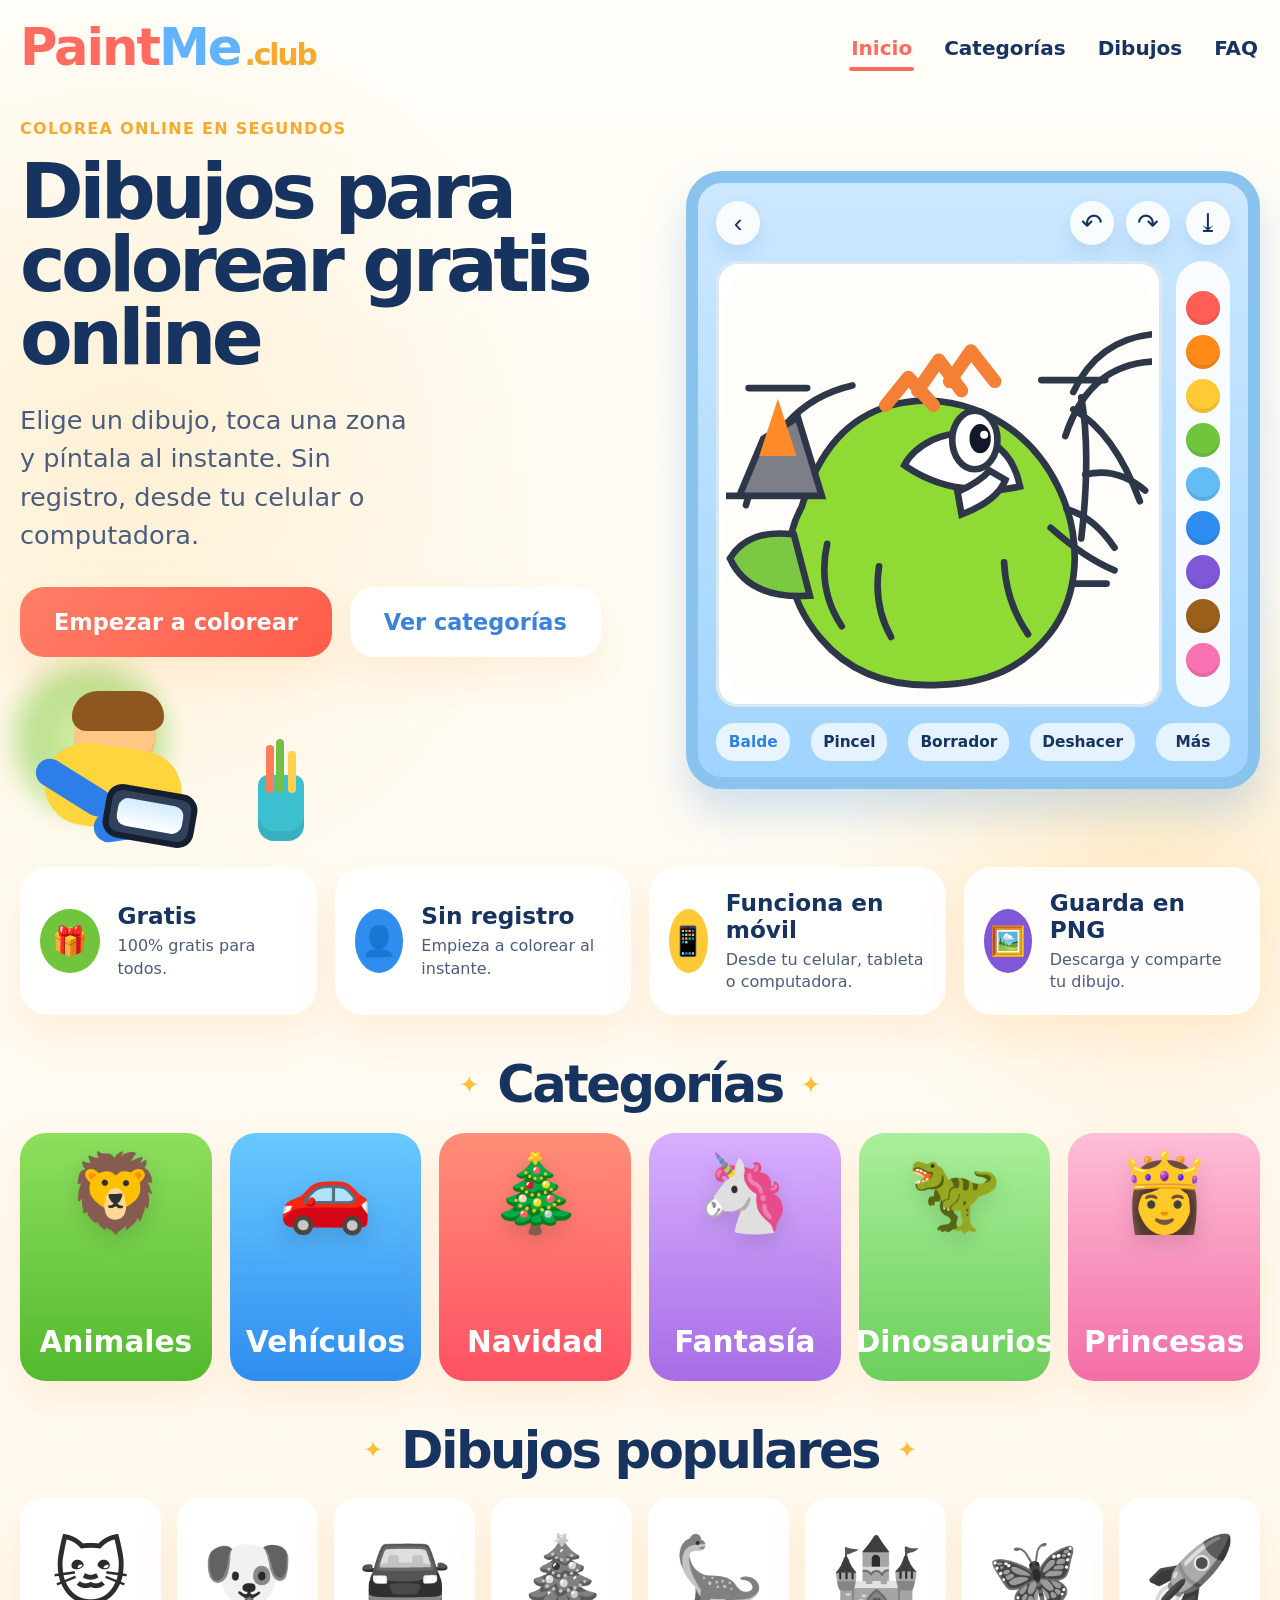
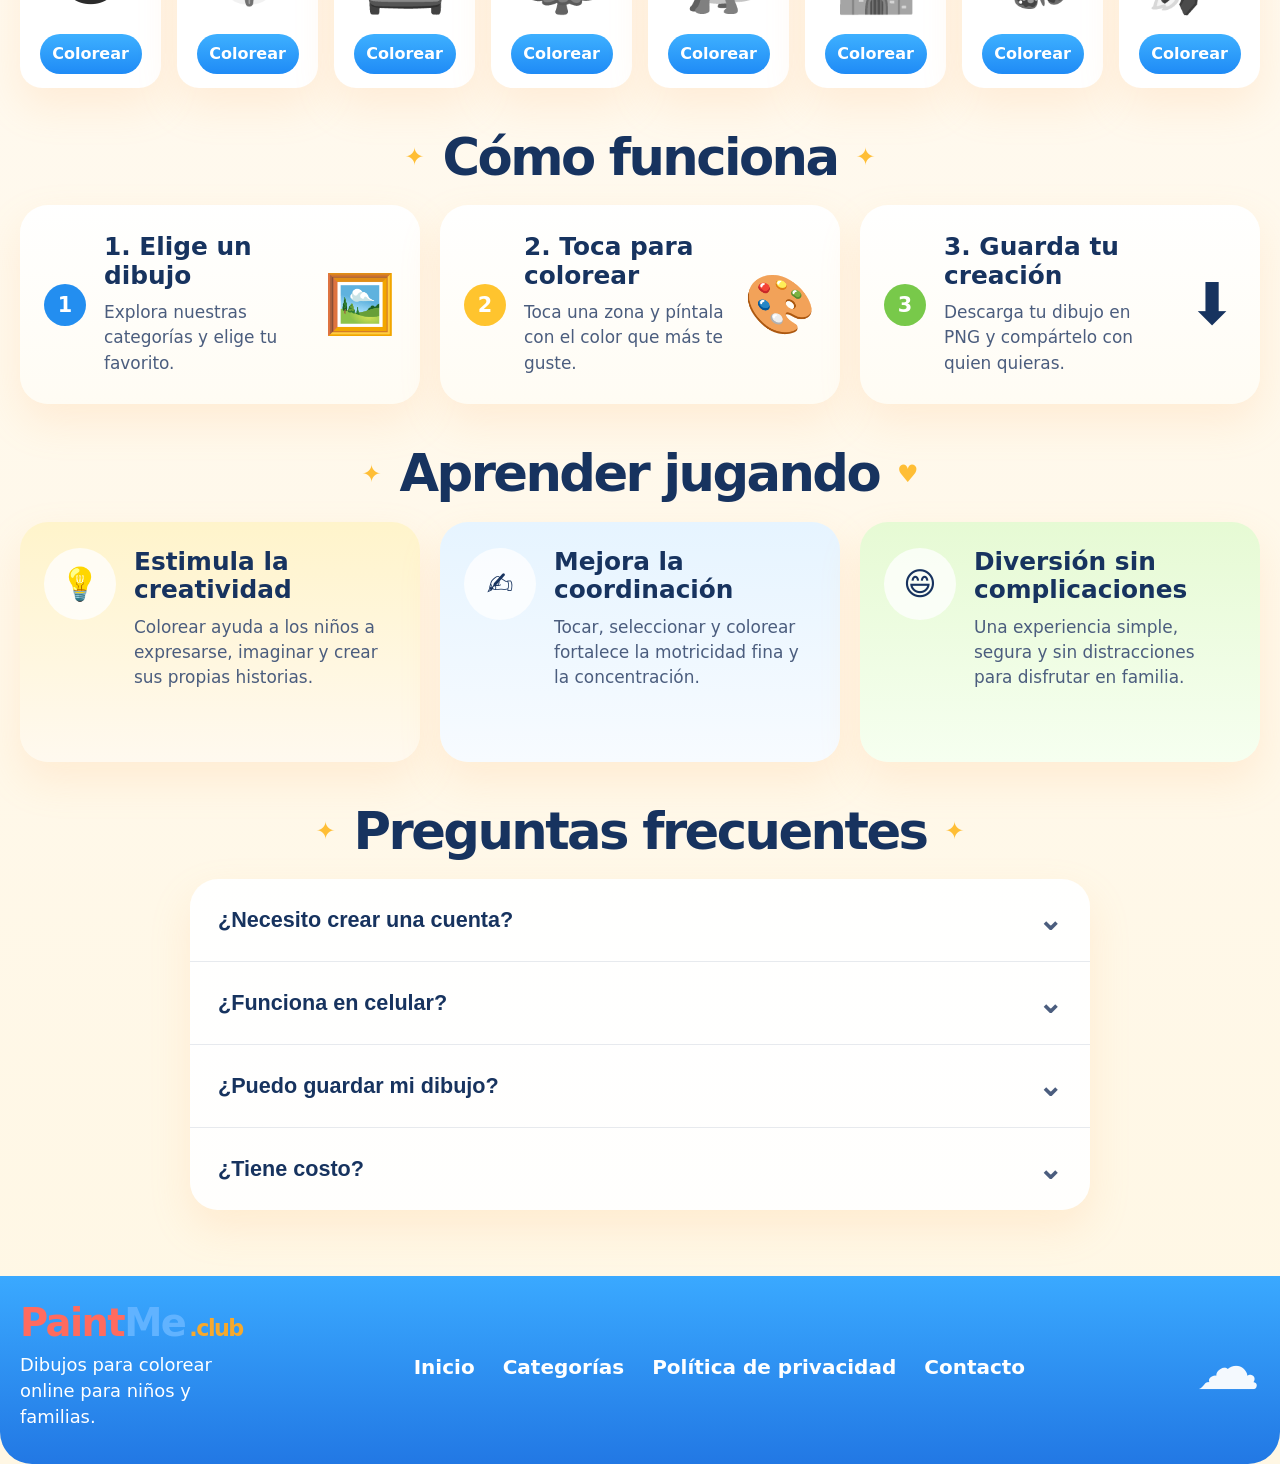
<file: web/index.html>
<!DOCTYPE html>
<html lang="es">
<head>
  <meta charset="UTF-8">
  <meta name="viewport" content="width=device-width, initial-scale=1.0">
  <title>PaintMe.club | Dibujos para colorear gratis online</title>
  <meta name="description" content="Dibujos para colorear gratis online para niños y familias. Elige un dibujo, toca para colorear y guarda tu creación en PNG.">
  <link rel="stylesheet" href="index.css">
</head>
<body>
  <div class="page-shell">
    <header class="site-header" id="inicio">
      <a class="brand" href="#inicio" aria-label="PaintMe.club, volver al inicio">
        <span class="brand-paint">Paint</span><span class="brand-me">Me</span><span class="brand-club">.club</span>
      </a>
      <nav class="site-nav" aria-label="Principal">
        <a class="is-active" href="#inicio">Inicio</a>
        <a href="#categorias">Categorías</a>
        <a href="#dibujos">Dibujos</a>
        <a href="#faq">FAQ</a>
      </nav>
    </header>

    <main>
      <section class="hero-section">
        <div class="hero-copy">
          <p class="eyebrow">Colorea online en segundos</p>
          <h1>Dibujos para colorear gratis online</h1>
          <p class="hero-text">Elige un dibujo, toca una zona y píntala al instante. Sin registro, desde tu celular o computadora.</p>
          <div class="hero-actions">
            <a class="btn btn-primary" href="paint.html">Empezar a colorear</a>
            <a class="btn btn-secondary" href="#categorias">Ver categorías</a>
          </div>
          <div class="hero-kid" aria-hidden="true">
            <div class="kid-figure">
              <div class="kid-head"></div>
              <div class="kid-body"></div>
              <div class="kid-tablet"></div>
            </div>
            <div class="pencil-cup">
              <span></span><span></span><span></span>
            </div>
          </div>
        </div>
        <div class="hero-preview" aria-label="Vista previa de la aplicación para colorear">
          <div class="preview-device">
            <div class="preview-topbar">
              <button type="button" aria-label="Volver">‹</button>
              <div class="topbar-actions">
                <button type="button" aria-label="Deshacer">↶</button>
                <button type="button" aria-label="Rehacer">↷</button>
              </div>
              <button type="button" aria-label="Descargar">⤓</button>
            </div>
            <div class="preview-body">
              <div class="drawing-surface">
                <svg viewBox="0 0 320 320" role="img" aria-label="Dinosaurio coloreado en la app">
                  <rect width="320" height="320" rx="24" fill="#fffdfa"/>
                  <path d="M17 88h44M237 82h48M28 233h22M261 235h25" stroke="#2d3748" stroke-width="5" stroke-linecap="round"/>
                  <path d="M57 177c13-43 35-67 67-76 47-13 101 10 126 62 18 38 16 81-7 110-20 25-46 37-83 38-39 2-68-10-89-35-26-31-31-68-14-99Z" fill="#8fda35" stroke="#2d3748" stroke-width="5"/>
                  <path d="M155 127c16-7 31-7 45 2 11 7 18 18 21 33-13 3-28 4-44 1-16-2-30-8-43-17 4-8 11-14 21-19Z" fill="#ffffff" stroke="#2d3748" stroke-width="5"/>
                  <ellipse cx="187" cy="127" rx="17" ry="22" fill="#ffffff" stroke="#2d3748" stroke-width="5"/>
                  <ellipse cx="191" cy="126" rx="8" ry="11" fill="#111827"/>
                  <circle cx="194" cy="123" r="3" fill="#ffffff"/>
                  <path d="M210 157c-4 10-15 19-33 26l-3-17c11-5 19-10 24-16l12 7Z" fill="#ffffff" stroke="#2d3748" stroke-width="5"/>
                  <path d="M120 101l17-21 19 21M144 90l16-23 17 23M168 83l16-23 18 23" fill="none" stroke="#f38034" stroke-width="10" stroke-linecap="round" stroke-linejoin="round"/>
                  <path d="M76 205c-5 23-1 44 11 62M115 222c-3 20 0 37 9 53M209 219c1 20 7 38 18 54M244 193c17 15 33 26 48 32" fill="none" stroke="#2d3748" stroke-width="5" stroke-linecap="round"/>
                  <path d="M63 244c-31 2-51-8-60-28 9-15 26-21 48-18l12 46Z" fill="#7bc943" stroke="#2d3748" stroke-width="5"/>
                  <path d="M15 176c14-52 40-81 80-90" fill="none" stroke="#2d3748" stroke-width="5" stroke-linecap="round"/>
                  <path d="M255 124c13-39 37-57 73-56M270 153c16-4 31 0 45 12M256 179c14 4 26 14 36 29" fill="none" stroke="#2d3748" stroke-width="5" stroke-linecap="round"/>
                  <path d="M0 169h72l-18-59-26 16-18 43Z" fill="#7c7f87" stroke="#2d3748" stroke-width="5"/>
                  <path d="m39 96 14 43H25l14-43Z" fill="#ff8a2a"/>
                  <path d="M261 91c13-28 35-43 67-44" fill="none" stroke="#2d3748" stroke-width="5" stroke-linecap="round"/>
                  <path d="M267 95c5 28 5 63 0 106" fill="none" stroke="#2d3748" stroke-width="5" stroke-linecap="round"/>
                  <path d="M261 104c20 11 37 34 50 69" fill="none" stroke="#2d3748" stroke-width="5" stroke-linecap="round"/>
                </svg>
              </div>
              <div class="palette" aria-hidden="true">
                <span class="swatch coral"></span>
                <span class="swatch orange"></span>
                <span class="swatch yellow"></span>
                <span class="swatch green"></span>
                <span class="swatch sky"></span>
                <span class="swatch blue"></span>
                <span class="swatch purple"></span>
                <span class="swatch brown"></span>
                <span class="swatch pink"></span>
              </div>
            </div>
            <div class="preview-toolbar" aria-hidden="true">
              <span class="tool-pill is-selected">Balde</span>
              <span class="tool-pill">Pincel</span>
              <span class="tool-pill">Borrador</span>
              <span class="tool-pill">Deshacer</span>
              <span class="tool-pill">Más</span>
            </div>
          </div>
        </div>
      </section>

      <section class="benefits-section" aria-label="Beneficios principales">
        <article class="benefit-card">
          <span class="benefit-icon green">🎁</span>
          <div>
            <h2>Gratis</h2>
            <p>100% gratis para todos.</p>
          </div>
        </article>
        <article class="benefit-card">
          <span class="benefit-icon blue">👤</span>
          <div>
            <h2>Sin registro</h2>
            <p>Empieza a colorear al instante.</p>
          </div>
        </article>
        <article class="benefit-card">
          <span class="benefit-icon yellow">📱</span>
          <div>
            <h2>Funciona en móvil</h2>
            <p>Desde tu celular, tableta o computadora.</p>
          </div>
        </article>
        <article class="benefit-card">
          <span class="benefit-icon purple">🖼️</span>
          <div>
            <h2>Guarda en PNG</h2>
            <p>Descarga y comparte tu dibujo.</p>
          </div>
        </article>
      </section>

      <section class="section-block" id="categorias">
        <div class="section-heading">
          <span class="spark">✦</span>
          <h2>Categorías</h2>
          <span class="spark">✦</span>
        </div>
        <div class="category-grid">
          <a class="category-card lime" href="paint.html" aria-label="Ir a Animales">
            <span class="art">🦁</span>
            <strong>Animales</strong>
          </a>
          <a class="category-card blue" href="paint.html" aria-label="Ir a Vehículos">
            <span class="art">🚗</span>
            <strong>Vehículos</strong>
          </a>
          <a class="category-card coral" href="paint.html" aria-label="Ir a Navidad">
            <span class="art">🎄</span>
            <strong>Navidad</strong>
          </a>
          <a class="category-card violet" href="paint.html" aria-label="Ir a Fantasía">
            <span class="art">🦄</span>
            <strong>Fantasía</strong>
          </a>
          <a class="category-card mint" href="paint.html" aria-label="Ir a Dinosaurios">
            <span class="art">🦖</span>
            <strong>Dinosaurios</strong>
          </a>
          <a class="category-card pink" href="paint.html" aria-label="Ir a Princesas">
            <span class="art">👸</span>
            <strong>Princesas</strong>
          </a>
        </div>
      </section>

      <section class="section-block" id="dibujos">
        <div class="section-heading">
          <span class="spark">✦</span>
          <h2>Dibujos populares</h2>
          <span class="spark">✦</span>
        </div>
        <div class="popular-grid">
          <article class="popular-card">
            <div class="sketch">🐱</div>
            <a href="paint.html" class="mini-btn">Colorear</a>
          </article>
          <article class="popular-card">
            <div class="sketch">🐶</div>
            <a href="paint.html" class="mini-btn">Colorear</a>
          </article>
          <article class="popular-card">
            <div class="sketch">🚘</div>
            <a href="paint.html" class="mini-btn">Colorear</a>
          </article>
          <article class="popular-card">
            <div class="sketch">🎄</div>
            <a href="paint.html" class="mini-btn">Colorear</a>
          </article>
          <article class="popular-card">
            <div class="sketch">🦕</div>
            <a href="paint.html" class="mini-btn">Colorear</a>
          </article>
          <article class="popular-card">
            <div class="sketch">🏰</div>
            <a href="paint.html" class="mini-btn">Colorear</a>
          </article>
          <article class="popular-card">
            <div class="sketch">🦋</div>
            <a href="paint.html" class="mini-btn">Colorear</a>
          </article>
          <article class="popular-card">
            <div class="sketch">🚀</div>
            <a href="paint.html" class="mini-btn">Colorear</a>
          </article>
        </div>
      </section>

      <section class="section-block">
        <div class="section-heading">
          <span class="spark">✦</span>
          <h2>Cómo funciona</h2>
          <span class="spark">✦</span>
        </div>
        <div class="steps-grid">
          <article class="step-card">
            <span class="step-number">1</span>
            <div class="step-copy">
              <h3>1. Elige un dibujo</h3>
              <p>Explora nuestras categorías y elige tu favorito.</p>
            </div>
            <div class="step-art">🖼️</div>
          </article>
          <article class="step-card">
            <span class="step-number gold">2</span>
            <div class="step-copy">
              <h3>2. Toca para colorear</h3>
              <p>Toca una zona y píntala con el color que más te guste.</p>
            </div>
            <div class="step-art">🎨</div>
          </article>
          <article class="step-card">
            <span class="step-number green">3</span>
            <div class="step-copy">
              <h3>3. Guarda tu creación</h3>
              <p>Descarga tu dibujo en PNG y compártelo con quien quieras.</p>
            </div>
            <div class="step-art">⬇️</div>
          </article>
        </div>
      </section>

      <section class="section-block">
        <div class="section-heading">
          <span class="spark">✦</span>
          <h2>Aprender jugando</h2>
          <span class="spark">♥</span>
        </div>
        <div class="learning-grid">
          <article class="learning-card sun">
            <div class="learning-visual">💡</div>
            <div>
              <h3>Estimula la creatividad</h3>
              <p>Colorear ayuda a los niños a expresarse, imaginar y crear sus propias historias.</p>
            </div>
          </article>
          <article class="learning-card sky">
            <div class="learning-visual">✍️</div>
            <div>
              <h3>Mejora la coordinación</h3>
              <p>Tocar, seleccionar y colorear fortalece la motricidad fina y la concentración.</p>
            </div>
          </article>
          <article class="learning-card mint">
            <div class="learning-visual">😄</div>
            <div>
              <h3>Diversión sin complicaciones</h3>
              <p>Una experiencia simple, segura y sin distracciones para disfrutar en familia.</p>
            </div>
          </article>
        </div>
      </section>

      <section class="section-block faq-block" id="faq">
        <div class="section-heading">
          <span class="spark">✦</span>
          <h2>Preguntas frecuentes</h2>
          <span class="spark">✦</span>
        </div>
        <div class="faq-list">
          <article class="faq-item">
            <button class="faq-trigger" type="button" aria-expanded="false">
              <span>¿Necesito crear una cuenta?</span>
              <span class="faq-plus">⌄</span>
            </button>
            <div class="faq-panel" hidden>
              <p>No. Puedes empezar a colorear apenas entras, sin registro ni formularios.</p>
            </div>
          </article>
          <article class="faq-item">
            <button class="faq-trigger" type="button" aria-expanded="false">
              <span>¿Funciona en celular?</span>
              <span class="faq-plus">⌄</span>
            </button>
            <div class="faq-panel" hidden>
              <p>Sí. La experiencia está pensada para celular, tableta y computadora.</p>
            </div>
          </article>
          <article class="faq-item">
            <button class="faq-trigger" type="button" aria-expanded="false">
              <span>¿Puedo guardar mi dibujo?</span>
              <span class="faq-plus">⌄</span>
            </button>
            <div class="faq-panel" hidden>
              <p>Sí. Al terminar, puedes descargar tu creación y compartirla como PNG.</p>
            </div>
          </article>
          <article class="faq-item">
            <button class="faq-trigger" type="button" aria-expanded="false">
              <span>¿Tiene costo?</span>
              <span class="faq-plus">⌄</span>
            </button>
            <div class="faq-panel" hidden>
              <p>No. PaintMe.club ofrece dibujos para colorear gratis online para niños y familias.</p>
            </div>
          </article>
        </div>
      </section>
    </main>

    <footer class="site-footer">
      <div class="footer-brand">
        <a class="brand footer-logo" href="#inicio">
          <span class="brand-paint">Paint</span><span class="brand-me">Me</span><span class="brand-club">.club</span>
        </a>
        <p>Dibujos para colorear online para niños y familias.</p>
      </div>
      <nav class="footer-nav" aria-label="Secundaria">
        <a href="#inicio">Inicio</a>
        <a href="#categorias">Categorías</a>
        <a href="#">Política de privacidad</a>
        <a href="#">Contacto</a>
      </nav>
      <div class="footer-cloud" aria-hidden="true">☁︎</div>
    </footer>
  </div>

  <script src="index.js"></script>
</body>
</html>
</file>
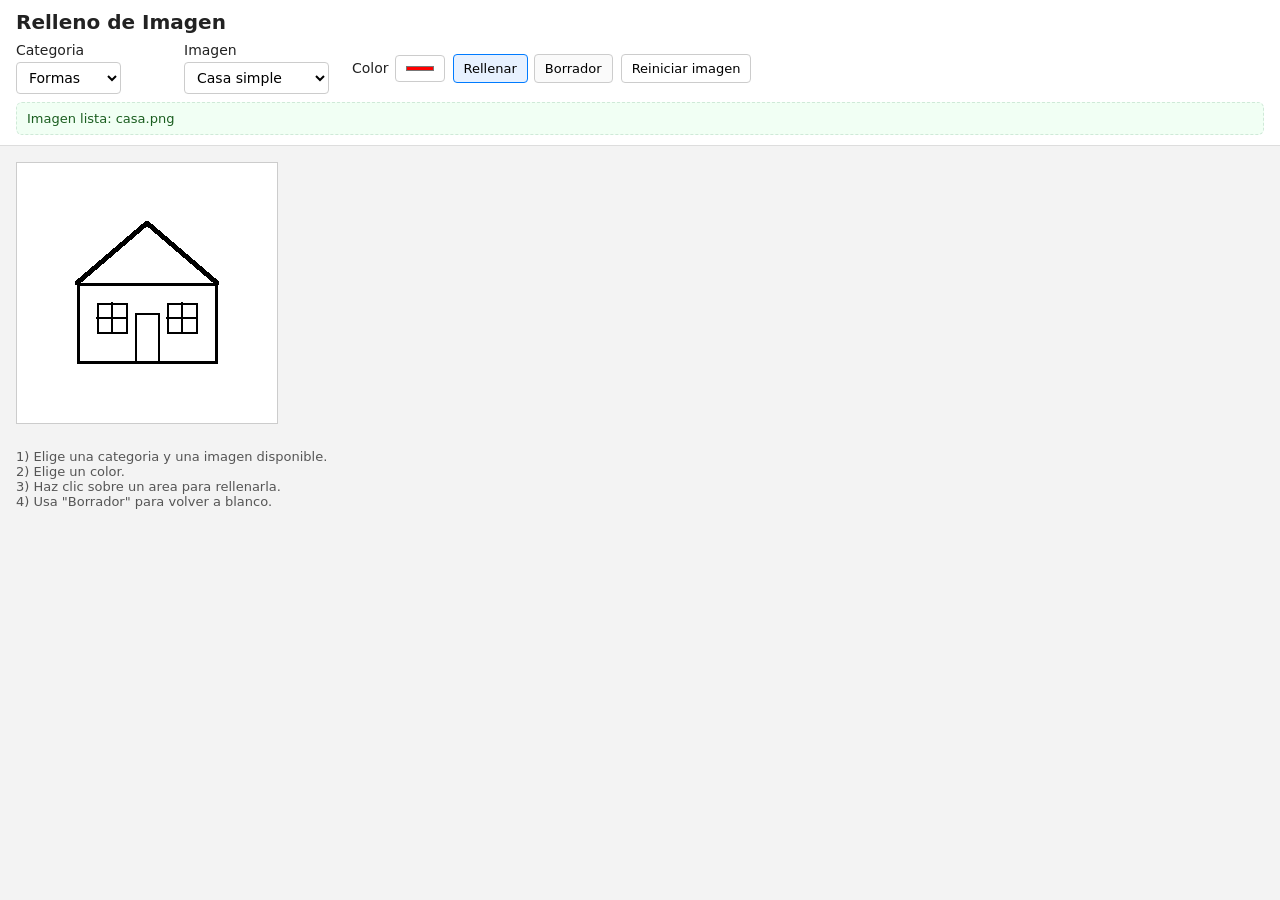
<file: web/paint.html>
<!DOCTYPE html>
<html lang="es">
<head>
  <meta charset="UTF-8">
  <meta name="viewport" content="width=device-width, initial-scale=1.0">
  <title>Relleno de Imagen (Tipo Paint)</title>
  <link rel="stylesheet" href="paint.css">
</head>
<body>
  <header>
    <h1>Relleno de Imagen</h1>
    <div class="toolbar">
      <div class="tool-item column">
        <label for="categorySelect">Categoria</label>
        <select id="categorySelect"></select>
      </div>

      <div class="tool-item column">
        <label for="imageSelect">Imagen</label>
        <select id="imageSelect"></select>
      </div>

      <label class="tool-item">
        Color
        <input type="color" id="colorPicker" value="#ff0000">
      </label>

      <div class="tool-item mode-buttons">
        <button id="fillModeBtn" class="active">Rellenar</button>
        <button id="eraseModeBtn">Borrador</button>
      </div>

      <button id="resetBtn" class="tool-item">Reiniciar imagen</button>
    </div>
    <div id="status" class="status">Selecciona una imagen de la lista para empezar.</div>
  </header>

  <main>
    <canvas id="canvas"></canvas>
    <p class="hint">
      1) Elige una categoria y una imagen disponible.<br>
      2) Elige un color.<br>
      3) Haz clic sobre un area para rellenarla.<br>
      4) Usa "Borrador" para volver a blanco.
    </p>
  </main>

  <script src="paint.js"></script>
</body>
</html>
</file>
<file: web/index.css>
:root {
  --bg: #fff9ee;
  --surface: #ffffff;
  --ink: #17335f;
  --muted: #4b5d7e;
  --coral: #ff6b5f;
  --coral-strong: #ff5b4a;
  --sky: #61b3ff;
  --sky-soft: #edf7ff;
  --gold: #ffd358;
  --mint: #b7ee89;
  --lime: #7fd44f;
  --pink: #ff77ac;
  --violet: #b48aea;
  --shadow: 0 18px 40px rgba(255, 183, 111, 0.18);
  --round-xl: 34px;
  --round-lg: 28px;
  --round-md: 22px;
  --max-width: 1240px;
}

* {
  box-sizing: border-box;
}

html {
  scroll-behavior: smooth;
}

body {
  margin: 0;
  font-family: "Trebuchet MS", "Segoe UI", system-ui, sans-serif;
  color: var(--ink);
  background:
    radial-gradient(circle at 10% 15%, rgba(255, 226, 172, 0.45), transparent 16%),
    radial-gradient(circle at 90% 28%, rgba(255, 209, 129, 0.35), transparent 13%),
    linear-gradient(180deg, #fffdf7 0%, #fff9ee 55%, #fff7e4 100%);
}

a {
  color: inherit;
  text-decoration: none;
}

button,
a {
  transition: transform 160ms ease, box-shadow 160ms ease, background-color 160ms ease, color 160ms ease;
}

button:focus-visible,
a:focus-visible {
  outline: 3px solid #ffb63f;
  outline-offset: 3px;
}

.page-shell {
  max-width: 1440px;
  margin: 0 auto;
  border-radius: 32px;
  overflow: hidden;
}

.site-header,
.hero-section,
.benefits-section,
.section-block,
.site-footer {
  width: min(calc(100% - 32px), var(--max-width));
  margin-inline: auto;
}

.site-header {
  display: flex;
  align-items: center;
  justify-content: space-between;
  gap: 24px;
  padding: 22px 0 18px;
}

.brand {
  display: inline-flex;
  align-items: baseline;
  font-size: clamp(2.1rem, 4vw, 3.45rem);
  font-weight: 900;
  line-height: 1;
  letter-spacing: -0.04em;
}

.brand-paint {
  color: var(--coral);
}

.brand-me {
  color: var(--sky);
}

.brand-club {
  color: #f6a92d;
  font-size: 0.58em;
  margin-left: 4px;
}

.site-nav,
.footer-nav {
  display: flex;
  align-items: center;
  gap: 28px;
  font-size: 1.25rem;
  font-weight: 700;
}

.site-nav a {
  position: relative;
  padding: 6px 2px;
}

.site-nav a.is-active,
.site-nav a:hover {
  color: var(--coral);
}

.site-nav a.is-active::after,
.site-nav a:hover::after {
  content: "";
  position: absolute;
  left: 0;
  right: 0;
  bottom: -5px;
  height: 4px;
  border-radius: 999px;
  background: var(--coral);
}

.hero-section {
  display: grid;
  grid-template-columns: minmax(0, 1.05fr) minmax(460px, 0.95fr);
  gap: 32px;
  align-items: center;
  padding: 28px 0 18px;
  position: relative;
}

.hero-section::before,
.hero-section::after {
  content: "";
  position: absolute;
  inset: auto;
  pointer-events: none;
}

.hero-section::before {
  left: -20px;
  bottom: 30px;
  width: 180px;
  height: 180px;
  background: radial-gradient(circle at 50% 50%, #b5e96e 0%, #85cf4a 45%, rgba(133, 207, 74, 0) 72%);
  opacity: 0.55;
  filter: blur(8px);
}

.hero-copy {
  position: relative;
  z-index: 1;
}

.eyebrow {
  margin: 0 0 18px;
  color: #f6a92d;
  font-size: 1rem;
  font-weight: 800;
  text-transform: uppercase;
  letter-spacing: 0.08em;
}

.hero-copy h1 {
  margin: 0;
  max-width: 11ch;
  font-size: clamp(3rem, 6vw, 5.8rem);
  line-height: 0.95;
  letter-spacing: -0.06em;
}

.hero-text {
  margin: 26px 0 0;
  max-width: 24ch;
  font-size: clamp(1.28rem, 2vw, 1.72rem);
  line-height: 1.5;
  color: var(--muted);
}

.hero-actions {
  display: flex;
  flex-wrap: wrap;
  gap: 18px;
  margin-top: 32px;
}

.btn {
  display: inline-flex;
  align-items: center;
  justify-content: center;
  min-height: 70px;
  padding: 0 34px;
  border-radius: 24px;
  font-size: 1.4rem;
  font-weight: 900;
  box-shadow: var(--shadow);
}

.btn:hover {
  transform: translateY(-2px);
}

.btn-primary {
  color: #fff;
  background: linear-gradient(135deg, #ff7f67, var(--coral-strong));
}

.btn-secondary {
  color: #3b82da;
  background: #fff;
}

.hero-kid {
  margin-top: 34px;
  display: flex;
  align-items: flex-end;
  gap: 18px;
}

.kid-figure {
  position: relative;
  width: 220px;
  height: 150px;
}

.kid-head,
.kid-body,
.kid-tablet {
  position: absolute;
}

.kid-head {
  left: 54px;
  top: 4px;
  width: 82px;
  height: 82px;
  border-radius: 50%;
  background: #ffc783;
  box-shadow: inset 0 -8px 0 rgba(0, 0, 0, 0.04);
}

.kid-head::before {
  content: "";
  position: absolute;
  top: -4px;
  left: -2px;
  width: 92px;
  height: 40px;
  border-radius: 50px 50px 28px 28px;
  background: #8e571f;
}

.kid-body {
  left: 24px;
  top: 56px;
  width: 138px;
  height: 82px;
  border-radius: 48px;
  background: #ffd53d;
  transform: rotate(8deg);
}

.kid-body::before,
.kid-body::after {
  content: "";
  position: absolute;
  background: #2d7ee8;
  border-radius: 40px;
}

.kid-body::before {
  left: -12px;
  top: 32px;
  width: 84px;
  height: 28px;
  transform: rotate(24deg);
}

.kid-body::after {
  right: -14px;
  bottom: -4px;
  width: 98px;
  height: 30px;
  transform: rotate(-16deg);
}

.kid-tablet {
  left: 84px;
  bottom: -2px;
  width: 92px;
  height: 54px;
  border-radius: 16px;
  background: #31415b;
  border: 6px solid #161f30;
  transform: rotate(10deg);
}

.kid-tablet::before {
  content: "";
  position: absolute;
  inset: 7px;
  border-radius: 10px;
  background: linear-gradient(180deg, #d4ebff 0%, #ffffff 100%);
}

.pencil-cup {
  position: relative;
  width: 46px;
  height: 66px;
  border-radius: 10px 10px 16px 16px;
  background: #3cc0cf;
  box-shadow: inset 0 -10px 0 rgba(0, 0, 0, 0.08);
}

.pencil-cup span {
  position: absolute;
  bottom: 48px;
  width: 8px;
  border-radius: 999px;
}

.pencil-cup span:nth-child(1) {
  left: 8px;
  height: 48px;
  background: #ff7d56;
}

.pencil-cup span:nth-child(2) {
  left: 18px;
  height: 54px;
  background: #74c044;
}

.pencil-cup span:nth-child(3) {
  left: 30px;
  height: 42px;
  background: #ffd04e;
}

.hero-preview {
  position: relative;
}

.preview-device {
  background: linear-gradient(180deg, #cde8ff 0%, #9fd4ff 100%);
  border: 12px solid #8bc3ef;
  border-radius: 36px;
  padding: 18px 18px 16px;
  box-shadow: 0 24px 40px rgba(80, 150, 214, 0.26);
}

.preview-topbar,
.preview-toolbar {
  display: flex;
  align-items: center;
  justify-content: space-between;
  gap: 16px;
}

.preview-topbar button {
  border: 0;
  width: 44px;
  height: 44px;
  border-radius: 50%;
  font-size: 1.65rem;
  color: var(--ink);
  background: rgba(255, 255, 255, 0.88);
  box-shadow: 0 10px 18px rgba(70, 122, 178, 0.14);
}

.topbar-actions {
  display: flex;
  gap: 12px;
  margin-left: auto;
}

.preview-body {
  margin-top: 16px;
  display: grid;
  grid-template-columns: minmax(0, 1fr) 54px;
  gap: 14px;
  align-items: stretch;
}

.drawing-surface {
  background: #ffffff;
  border-radius: 22px;
  padding: 10px;
  box-shadow: inset 0 0 0 3px #dce8f1;
}

.drawing-surface svg {
  display: block;
  width: 100%;
  height: auto;
  border-radius: 18px;
}

.palette {
  display: flex;
  flex-direction: column;
  gap: 10px;
  align-items: center;
  justify-content: center;
  background: rgba(255, 255, 255, 0.9);
  border-radius: 28px;
  padding: 16px 10px;
}

.swatch {
  width: 34px;
  height: 34px;
  border-radius: 50%;
  box-shadow: inset 0 -4px 0 rgba(0, 0, 0, 0.08);
}

.coral { background: #ff5e54; }
.orange { background: #ff8a18; }
.yellow { background: #ffca35; }
.green { background: #71c53d; }
.sky { background: #61bdf4; }
.blue { background: #2f8cf0; }
.purple { background: #7f57d9; }
.brown { background: #9b5f1c; }
.pink { background: #fb72b4; }

.preview-toolbar {
  margin-top: 16px;
}

.tool-pill {
  display: inline-flex;
  align-items: center;
  justify-content: center;
  min-width: 74px;
  padding: 10px 12px;
  border-radius: 18px;
  font-size: 0.96rem;
  font-weight: 800;
  background: rgba(255, 255, 255, 0.72);
}

.tool-pill.is-selected {
  color: #2f82e5;
  background: #e8f4ff;
}

.benefits-section {
  display: grid;
  grid-template-columns: repeat(4, minmax(0, 1fr));
  gap: 18px;
  margin-top: 8px;
}

.benefit-card,
.step-card,
.learning-card,
.faq-list,
.popular-card,
.category-card {
  box-shadow: var(--shadow);
}

.benefit-card {
  display: flex;
  align-items: center;
  gap: 18px;
  padding: 22px 20px;
  border-radius: var(--round-lg);
  background: rgba(255, 255, 255, 0.95);
}

.benefit-icon {
  width: 64px;
  height: 64px;
  display: inline-flex;
  align-items: center;
  justify-content: center;
  border-radius: 50%;
  font-size: 1.8rem;
}

.benefit-card h2 {
  margin: 0 0 6px;
  font-size: 1.45rem;
}

.benefit-card p {
  margin: 0;
  color: var(--muted);
  font-size: 1rem;
  line-height: 1.4;
}

.section-block {
  padding: 44px 0 0;
}

.section-heading {
  display: flex;
  align-items: center;
  justify-content: center;
  gap: 18px;
  margin-bottom: 22px;
  text-align: center;
}

.section-heading h2 {
  margin: 0;
  font-size: clamp(2rem, 4vw, 3.35rem);
  line-height: 1;
  letter-spacing: -0.05em;
}

.spark {
  color: #ffbe35;
  font-size: 1.5rem;
}

.category-grid {
  display: grid;
  grid-template-columns: repeat(6, minmax(0, 1fr));
  gap: 18px;
}

.category-card {
  min-height: 248px;
  padding: 22px 14px;
  border-radius: 26px;
  display: flex;
  flex-direction: column;
  justify-content: space-between;
  align-items: center;
  text-align: center;
  color: #fff;
  font-size: 1.1rem;
  font-weight: 900;
}

.category-card .art {
  font-size: 4.75rem;
  line-height: 1;
  filter: drop-shadow(0 8px 10px rgba(0, 0, 0, 0.12));
}

.category-card strong {
  font-size: 1.85rem;
  line-height: 1.1;
}

.category-card.lime { background: linear-gradient(180deg, #8ddf5d, #53b92e); }
.category-card.blue { background: linear-gradient(180deg, #68c9ff, #2f8df0); }
.category-card.coral { background: linear-gradient(180deg, #ff8e77, #ff5164); }
.category-card.violet { background: linear-gradient(180deg, #d8afff, #a66de5); }
.category-card.mint { background: linear-gradient(180deg, #a9ef9a, #6ccf5c); }
.category-card.pink { background: linear-gradient(180deg, #ffbed7, #f36ea6); }

.popular-grid {
  display: grid;
  grid-template-columns: repeat(8, minmax(0, 1fr));
  gap: 16px;
}

.popular-card {
  background: #fff;
  border-radius: 22px;
  padding: 16px 14px 14px;
  text-align: center;
}

.sketch {
  min-height: 120px;
  display: grid;
  place-items: center;
  font-size: 4.6rem;
  filter: grayscale(1) contrast(1.05);
}

.mini-btn {
  display: inline-flex;
  align-items: center;
  justify-content: center;
  min-width: 102px;
  min-height: 40px;
  border-radius: 999px;
  color: #fff;
  font-size: 1rem;
  font-weight: 800;
  background: linear-gradient(180deg, #3eb0ff, #1f8bf6);
}

.steps-grid {
  display: grid;
  grid-template-columns: repeat(3, minmax(0, 1fr));
  gap: 20px;
}

.step-card {
  position: relative;
  display: grid;
  grid-template-columns: auto 1fr auto;
  align-items: center;
  gap: 18px;
  min-height: 196px;
  padding: 28px 24px;
  border-radius: 28px;
  background: linear-gradient(180deg, rgba(255, 255, 255, 0.98), rgba(255, 252, 244, 0.96));
}

.step-number {
  width: 42px;
  height: 42px;
  display: inline-flex;
  align-items: center;
  justify-content: center;
  border-radius: 50%;
  font-size: 1.3rem;
  font-weight: 900;
  color: #fff;
  background: #238ef0;
}

.step-number.gold { background: #ffc42e; }
.step-number.green { background: #78c94a; }

.step-copy h3,
.learning-card h3 {
  margin: 0 0 10px;
  font-size: 1.55rem;
  line-height: 1.15;
}

.step-copy p,
.learning-card p {
  margin: 0;
  color: var(--muted);
  font-size: 1.06rem;
  line-height: 1.5;
}

.step-art {
  font-size: 3.6rem;
}

.learning-grid {
  display: grid;
  grid-template-columns: repeat(3, minmax(0, 1fr));
  gap: 20px;
}

.learning-card {
  min-height: 240px;
  padding: 26px 24px;
  border-radius: 28px;
  display: flex;
  gap: 18px;
  align-items: flex-start;
}

.learning-card.sun { background: linear-gradient(180deg, #fff4cb, #fff9ef); }
.learning-card.sky { background: linear-gradient(180deg, #e6f4ff, #f7fbff); }
.learning-card.mint { background: linear-gradient(180deg, #e6fad4, #f6fff0); }

.learning-visual {
  width: 72px;
  height: 72px;
  flex: none;
  display: grid;
  place-items: center;
  border-radius: 50%;
  font-size: 2rem;
  background: rgba(255, 255, 255, 0.76);
}

.faq-block {
  padding-bottom: 36px;
}

.faq-list {
  max-width: 900px;
  margin: 0 auto;
  border-radius: 28px;
  overflow: hidden;
  background: rgba(255, 255, 255, 0.94);
}

.faq-item + .faq-item {
  border-top: 1px solid rgba(23, 51, 95, 0.1);
}

.faq-trigger {
  width: 100%;
  border: 0;
  background: transparent;
  color: var(--ink);
  display: flex;
  align-items: center;
  justify-content: space-between;
  gap: 16px;
  padding: 24px 28px;
  font-size: 1.35rem;
  font-weight: 800;
  text-align: left;
  cursor: pointer;
}

.faq-plus {
  font-size: 1.8rem;
  color: var(--muted);
}

.faq-item.is-open .faq-plus {
  transform: rotate(180deg);
}

.faq-panel {
  padding: 0 28px 24px;
}

.faq-panel p {
  margin: 0;
  color: var(--muted);
  font-size: 1.05rem;
  line-height: 1.55;
}

.site-footer {
  margin-top: 30px;
  display: flex;
  align-items: center;
  justify-content: space-between;
  gap: 24px;
  padding: 28px 0 34px;
  color: #fff;
  background: linear-gradient(180deg, #3aa9ff 0%, #2278e4 100%);
  width: 100%;
  padding-inline: max(16px, calc((100% - var(--max-width)) / 2));
}

.footer-logo {
  font-size: clamp(2rem, 3vw, 2.9rem);
}

.footer-brand p {
  margin: 10px 0 0;
  max-width: 18ch;
  font-size: 1.12rem;
  line-height: 1.45;
}

.footer-cloud {
  font-size: 4rem;
  opacity: 0.95;
}

@media (max-width: 1200px) {
  .hero-section {
    grid-template-columns: 1fr;
  }

  .hero-copy h1,
  .hero-text {
    max-width: none;
  }

  .category-grid {
    grid-template-columns: repeat(3, minmax(0, 1fr));
  }

  .popular-grid {
    grid-template-columns: repeat(4, minmax(0, 1fr));
  }

  .benefits-section,
  .steps-grid,
  .learning-grid {
    grid-template-columns: repeat(2, minmax(0, 1fr));
  }
}

@media (max-width: 900px) {
  .site-header {
    flex-direction: column;
    align-items: flex-start;
  }

  .site-nav,
  .footer-nav {
    flex-wrap: wrap;
    gap: 16px 22px;
    font-size: 1rem;
  }

  .benefits-section,
  .steps-grid,
  .learning-grid,
  .category-grid,
  .popular-grid {
    grid-template-columns: repeat(2, minmax(0, 1fr));
  }

  .site-footer {
    flex-direction: column;
    align-items: flex-start;
  }
}

@media (max-width: 640px) {
  .site-header,
  .hero-section,
  .benefits-section,
  .section-block {
    width: min(calc(100% - 20px), var(--max-width));
  }

  .site-header {
    padding-top: 18px;
  }

  .brand {
    font-size: 2.4rem;
  }

  .hero-section {
    gap: 24px;
    padding-top: 12px;
  }

  .hero-copy h1 {
    font-size: 3.2rem;
  }

  .hero-text {
    font-size: 1.15rem;
  }

  .btn {
    width: 100%;
    min-height: 60px;
    font-size: 1.18rem;
  }

  .hero-kid {
    justify-content: center;
  }

  .preview-device {
    padding: 12px;
    border-width: 9px;
  }

  .preview-topbar button {
    width: 38px;
    height: 38px;
    font-size: 1.3rem;
  }

  .preview-body {
    grid-template-columns: minmax(0, 1fr) 44px;
    gap: 10px;
  }

  .palette {
    padding: 10px 6px;
    gap: 7px;
  }

  .swatch {
    width: 28px;
    height: 28px;
  }

  .tool-pill {
    min-width: 56px;
    padding: 8px 10px;
    font-size: 0.82rem;
  }

  .benefits-section,
  .steps-grid,
  .learning-grid,
  .category-grid,
  .popular-grid {
    grid-template-columns: 1fr;
  }

  .category-card {
    min-height: 196px;
  }

  .popular-grid {
    grid-template-columns: repeat(2, minmax(0, 1fr));
  }

  .step-card {
    grid-template-columns: 1fr;
    justify-items: start;
  }

  .faq-trigger {
    padding: 20px 18px;
    font-size: 1.05rem;
  }

  .faq-panel {
    padding: 0 18px 20px;
  }
}
</file>
<file: web/paint.css>
* {
  box-sizing: border-box;
  font-family: system-ui, -apple-system, BlinkMacSystemFont, "Segoe UI", sans-serif;
}

body {
  margin: 0;
  background: #f3f3f3;
  color: #222;
}

header {
  background: #ffffff;
  border-bottom: 1px solid #ddd;
  padding: 10px 16px;
  display: flex;
  flex-direction: column;
  gap: 8px;
}

header h1 {
  margin: 0;
  font-size: 20px;
}

.toolbar {
  display: flex;
  flex-wrap: wrap;
  gap: 8px;
  align-items: center;
}

.tool-item {
  display: inline-flex;
  align-items: center;
  gap: 6px;
  font-size: 14px;
}

.tool-item.column {
  flex-direction: column;
  align-items: flex-start;
  gap: 4px;
  min-width: 160px;
}

.tool-item select,
.tool-item input[type="color"] {
  padding: 6px 8px;
  border-radius: 4px;
  border: 1px solid #ccc;
  background: #fff;
  font-size: 14px;
}

.mode-buttons button {
  padding: 6px 10px;
  border: 1px solid #ccc;
  background: #fafafa;
  cursor: pointer;
  border-radius: 4px;
  font-size: 13px;
}

.mode-buttons button.active {
  border-color: #007bff;
  background: #e7f1ff;
}

.mode-buttons button:hover {
  background: #f0f0f0;
}

#resetBtn {
  padding: 6px 10px;
  border-radius: 4px;
  border: 1px solid #ccc;
  background: #fff;
  cursor: pointer;
  font-size: 13px;
}

#resetBtn:hover {
  background: #f5f5f5;
}

.status {
  font-size: 13px;
  color: #444;
  padding: 8px 10px;
  background: #f9f9f9;
  border: 1px dashed #ddd;
  border-radius: 6px;
}

.status[data-state="success"] {
  color: #1b5e20;
  background: #f1fff4;
  border-color: #cfe9d8;
}

.status[data-state="error"] {
  color: #b00020;
  background: #fff3f3;
  border-color: #f5c2c7;
}

main {
  padding: 16px;
  display: flex;
  flex-direction: column;
  align-items: flex-start;
  gap: 12px;
}

#canvas {
  border: 1px solid #ccc;
  background: #ffffff;
  max-width: 100%;
  image-rendering: pixelated;
}

.hint {
  font-size: 13px;
  color: #555;
}
</file>
